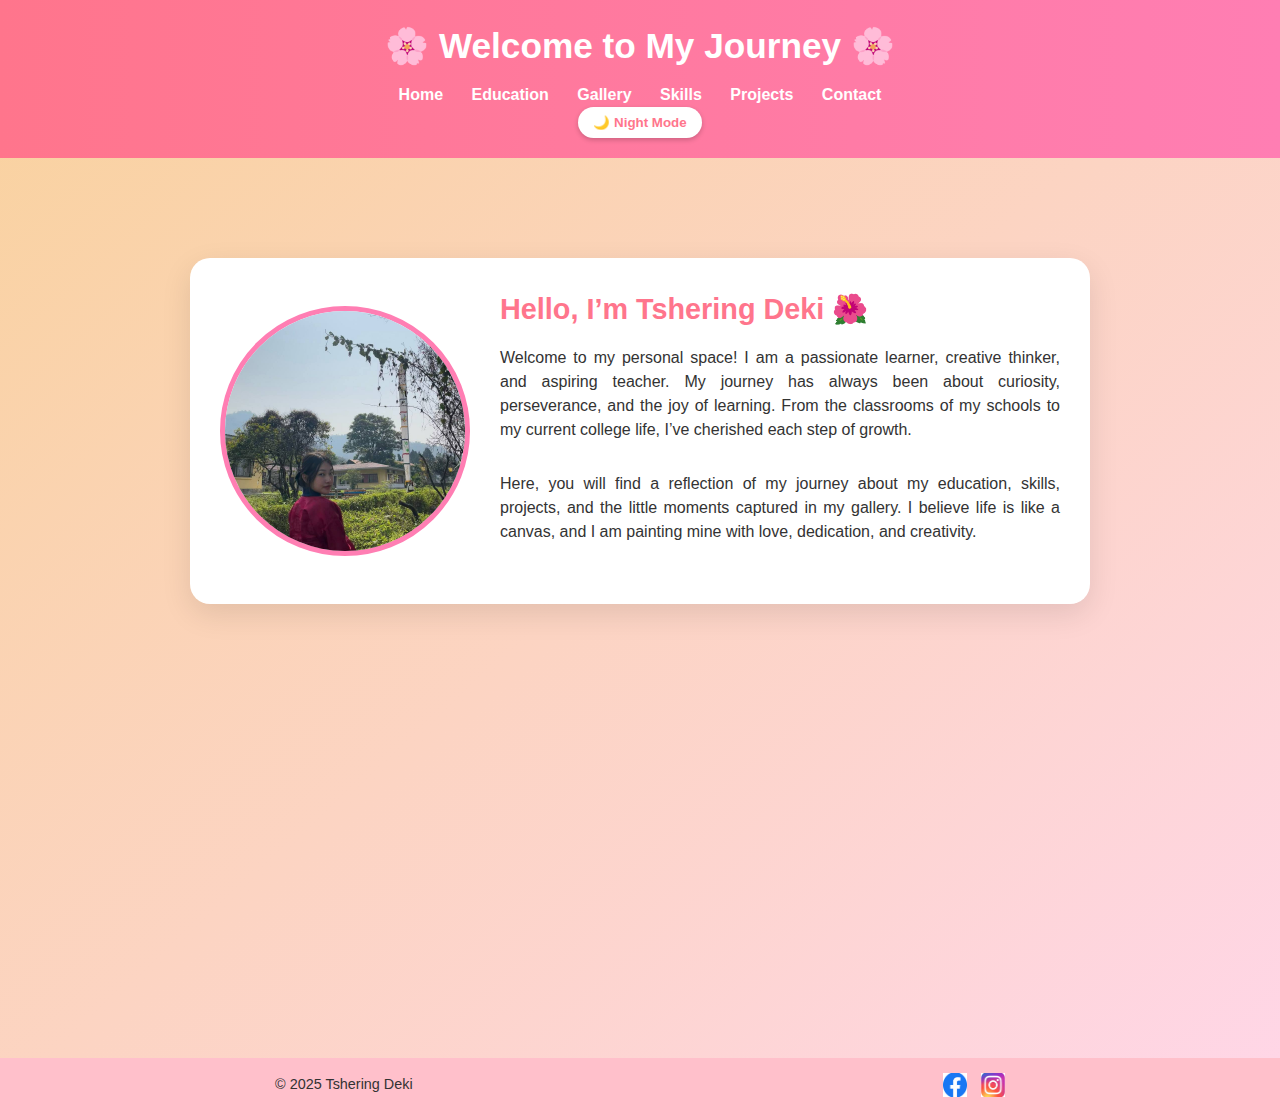
<file: index.html>
<!DOCTYPE html>
<html lang="en">
<head>
  <meta charset="UTF-8">
  <meta name="viewport" content="width=device-width, initial-scale=1.0">
  <title>Tshering Deki - Home</title>
  <link rel="stylesheet" href="style.css">
</head>
<body id="home-page">
  <header>
    <h1>🌸 Welcome to My Journey 🌸</h1>
    <nav>
      <a href="index.html">Home</a>
      <a href="education.html">Education</a>
      <a href="gallery.html">Gallery</a>
      <a href="skills.html">Skills</a>
      <a href="projects.html">Projects</a>
      <a href="contact.html">Contact</a>
    </nav>
    <button id="mode-toggle">☀️ Light Mode</button>
  </header>

  <section class="home">
    <div class="about-me">
      <img src="me.jpg" alt="Tshering Deki">
      <div>
        <h2>Hello, I’m Tshering Deki 🌺</h2>
        <p>
          Welcome to my personal space! I am a passionate learner, creative thinker, and aspiring teacher.  
          My journey has always been about curiosity, perseverance, and the joy of learning.  
          From the classrooms of my schools to my current college life, I’ve cherished each step of growth.  
        </p>
        <p>
          Here, you will find a reflection of my journey about my education, skills, projects, and the little moments captured in my gallery.  
          I believe life is like a canvas, and I am painting mine with love, dedication, and creativity.  
        </p>
      </div>
    </div>
  </section>

  <footer>
    <p>© 2025 Tshering Deki</p>
    <div class="social-icons">
      <a href="https://www.facebook.com/share/1Jv8ofg8th/?mibextid=wwXIfr" target="_blank">
        <img src="facebook.png" alt="Facebook">
      </a>
      <a href="https://www.instagram.com/deki_tshering_?igsh=MXFpaHV6NHFsdnJjZw==" target="_blank">
        <img src="ig.jpg" alt="Instagram">
      </a>
    </div>
  </footer>

  <script src="script.js"></script>
</body>
</html>
</file>
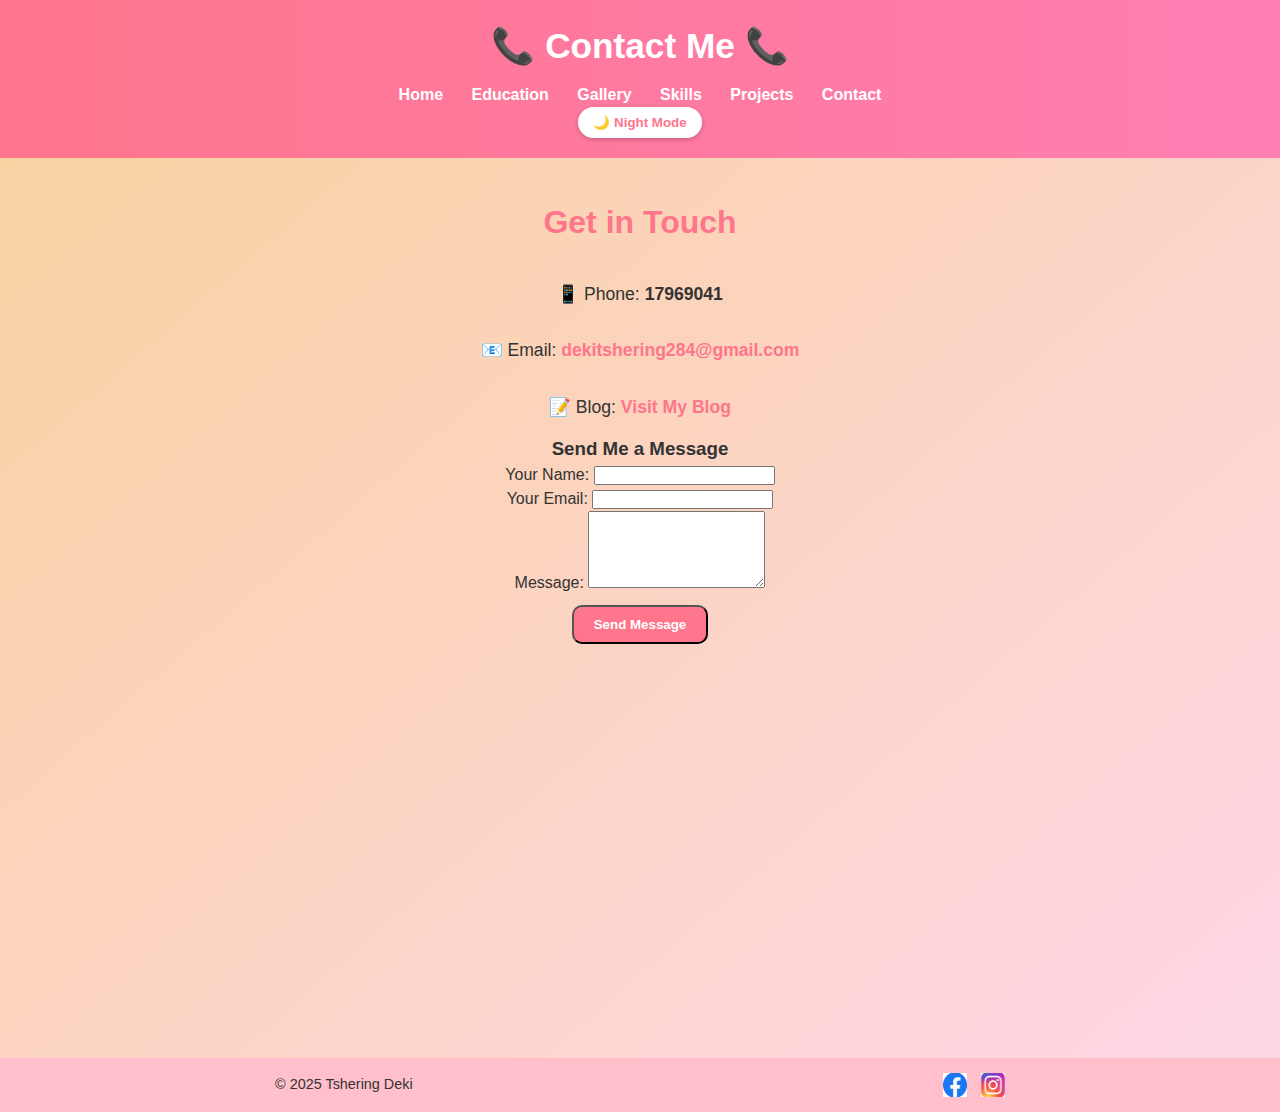
<file: contact.html>
<!DOCTYPE html>
<html lang="en">
<head>
  <meta charset="UTF-8">
  <meta name="viewport" content="width=device-width, initial-scale=1.0">
  <title>Contact Me</title>
  <link rel="stylesheet" href="style.css">
</head>
<body id="contact-page">
  <header>
    <h1>📞 Contact Me 📞</h1>
    <nav>
      <a href="index.html">Home</a>
      <a href="education.html">Education</a>
      <a href="gallery.html">Gallery</a>
      <a href="skills.html">Skills</a>
      <a href="projects.html">Projects</a>
      <a href="contact.html">Contact</a>
    </nav>
    <button id="mode-toggle">☀️ Light Mode</button>
  </header>

  <section class="contact">
    <h2>Get in Touch</h2>
    <p>📱 Phone: <strong>17969041</strong></p>
    <p>📧 Email: <a href="mailto:dekitshering284@gmail.com">dekitshering284@gmail.com</a></p>
    <p>📝 Blog: <a href="https://www.blogger.com/blog/posts/4108323569353343931" target="_blank">Visit My Blog</a></p>

    <div class="contact-form-container">
      <h3>Send Me a Message</h3>
      <form id="contact-form">
        <div class="form-group">
          <label for="name">Your Name:</label>
          <input type="text" id="name" name="name" required>
        </div>
        <div class="form-group">
          <label for="email">Your Email:</label>
          <input type="email" id="email" name="email" required>
        </div>
        <div class="form-group">
          <label for="message">Message:</label>
          <textarea id="message" name="message" rows="5" required></textarea>
        </div>
        <button type="submit" class="btn">Send Message</button>
      </form>
      <p id="form-message" style="display: none; color: #ff758c; font-weight: bold; margin-top: 15px;"></p>
    </div>
  </section>

  <footer>
    <p>© 2025 Tshering Deki</p>
    <div class="social-icons">
      <a href="https://www.facebook.com/share/1Jv8ofg8th/?mibextid=wwXIfr" target="_blank">
        <img src="facebook.png" alt="Facebook">
      </a>
      <a href="https://www.instagram.com/deki_tshering_?igsh=MXFpaHV6NHFsdnJjZw==" target="_blank">
        <img src="ig.jpg" alt="Instagram">
      </a>
    </div>
  </footer>
  
  <script src="script.js"></script>
</body>
</html>
</file>
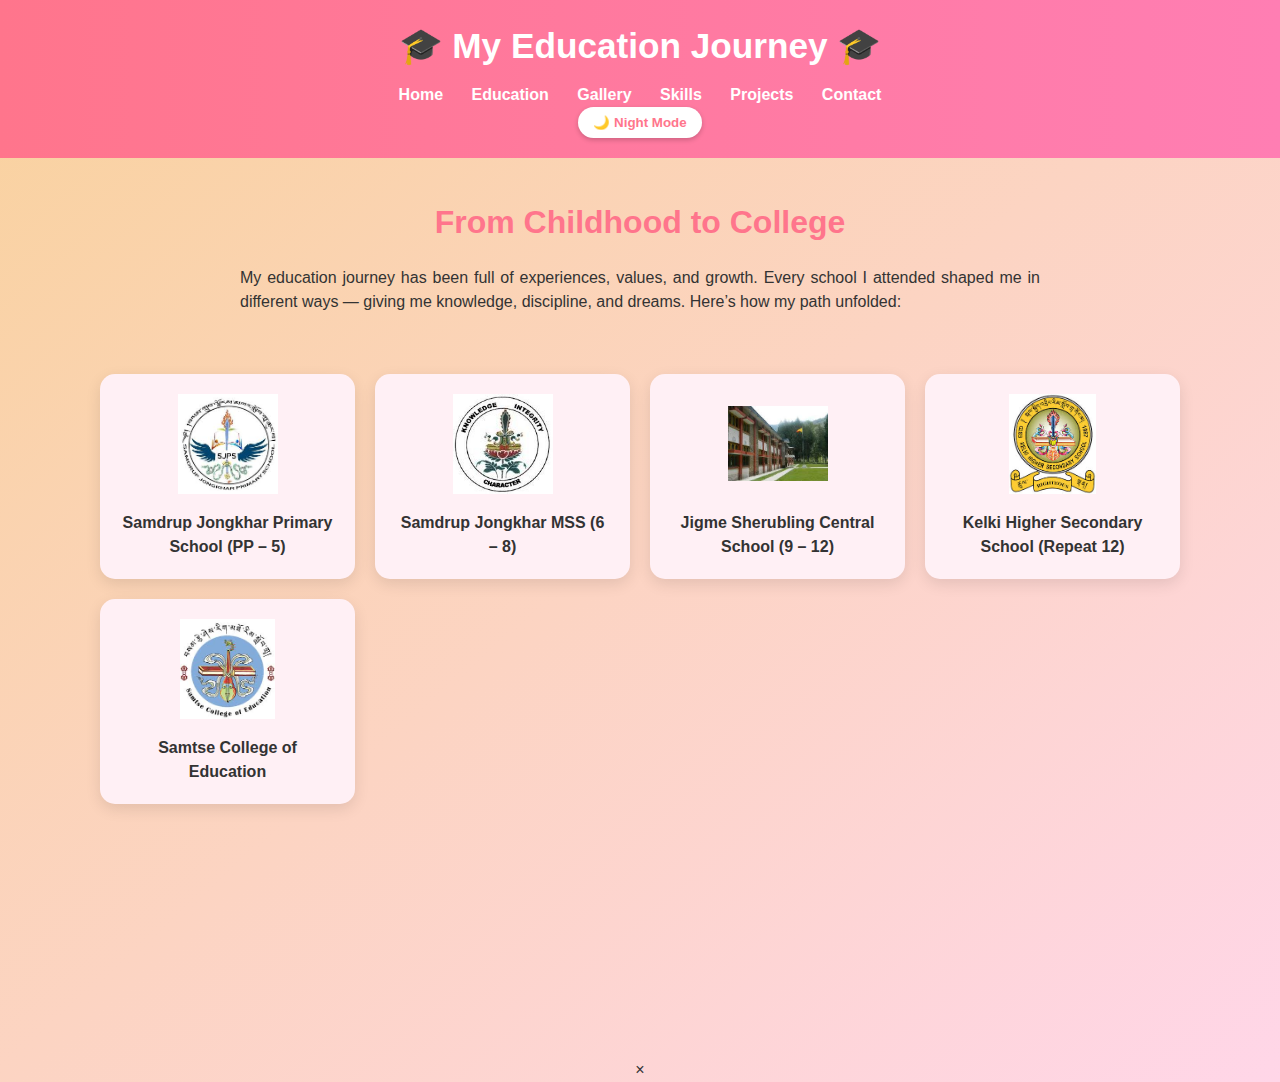
<file: education.html>
<!DOCTYPE html>
<html lang="en">
<head>
  <meta charset="UTF-8">
  <meta name="viewport" content="width=device-width, initial-scale=1.0">
  <title>My Education Journey</title>
  <link rel="stylesheet" href="style.css">
</head>
<body id="education-page">
  <header>
    <h1>🎓 My Education Journey 🎓</h1>
    <nav>
      <a href="index.html">Home</a>
      <a href="education.html">Education</a>
      <a href="gallery.html">Gallery</a>
      <a href="skills.html">Skills</a>
      <a href="projects.html">Projects</a>
      <a href="contact.html">Contact</a>
    </nav>
    <button id="mode-toggle">☀️ Light Mode</button>
  </header>

  <section class="education">
    <h2>From Childhood to College</h2>
    <p>
      My education journey has been full of experiences, values, and growth.  
      Every school I attended shaped me in different ways — giving me knowledge, discipline, and dreams.  
      Here’s how my path unfolded:
    </p>

    <div class="edu-grid">
      <div class="edu-card" onclick="alert('I began my education journey at Samdrup Jongkhar Primary School, where I studied from PP to class 5. This school laid the foundation of my learning and helped me build strong values of discipline and teamwork. It was here that I learned to read, write, and explore creativity through play and simple classroom activities. SJPS created a nurturing environment that motivated me to be curious, hardworking, and respectful toward teachers and friends. The vibrant school atmosphere encouraged me to participate in different activities, shaping the early stage of my academic life.')">
        <img src="sjps_logo.jpg" alt="Samdrup Jongkhar PS">
        <p>Samdrup Jongkhar Primary School (PP – 5)</p>
      </div>

      <div class="edu-card" onclick="alert('From class 6 to 8, I studied at Samdrup Jongkhar Middle Secondary School. This phase of my education was where I started exploring subjects in more depth, including science, mathematics, and social studies. The school gave me opportunities to participate in cultural programs, sports, and leadership activities. It helped me grow more confident and responsible as a student. My teachers at SJMSS encouraged me to set higher goals, and my classmates inspired me through collaboration and teamwork. These three years were crucial in strengthening both my academic skills and personal growth.')">
        <img src="sjmss_logo.jpg" alt="Samdrup Jongkhar MSS">
        <p>Samdrup Jongkhar MSS (6 – 8)</p>
      </div>

      <div class="edu-card" onclick="alert('My secondary journey continued at Jigme Sherubling Central School, where I studied from class 9 till 12. JSCS was an inspiring place that offered not only strong academic programs but also extracurricular activities that shaped my character. Here, I learned the importance of discipline, perseverance, and leadership. The school environment was filled with inspiration from dedicated teachers and talented peers. I grew both academically and socially, preparing myself for future challenges. Though I later repeated class 12 in another school, JSCS will always remain a special part of my educational foundation.')">
        <img src="jscs_logo.png" alt="Jigme Sherubling Central School">
        <p>Jigme Sherubling Central School (9 – 12)</p>
      </div>

      <div class="edu-card" onclick="alert('After completing class 12 at Jigme Sherubling, I repeated my class 12 at Kelki Higher Secondary School. This experience taught me resilience and determination, reminding me that success requires hard work and persistence. Kelki gave me the chance to refine my knowledge, especially in core subjects that prepared me for higher education. The school encouraged independent learning and personal responsibility, helping me strengthen not just my academics but also my confidence. The supportive environment and guidance from teachers allowed me to overcome challenges and continue pursuing my goals.')">
        <img src="kelki_logo.png" alt="Kelki HSS">
        <p>Kelki Higher Secondary School (Repeat 12)</p>
      </div>

      <div class="edu-card" onclick="alert('Currently, I am pursuing my higher studies at Samtse College of Education. This institution is helping me grow into a future teacher, equipping me with the skills and values necessary to inspire and educate the next generation. At SCE, I am learning not only about teaching methodologies but also about empathy, leadership, and innovation in education. The college provides opportunities for research, collaboration, and professional growth, ensuring that I am ready to contribute meaningfully to society. My journey at SCE represents the continuation of my dreams and my commitment to shaping the future.')">
        <img src="sce_logo.png" alt="Samtse College of Education">
        <p>Samtse College of Education</p>
      </div>
    </div>
  </section>
  
  <div id="edu-modal" class="modal">
    <div class="modal-content">
      <span class="close-button">&times;</span>
      <h3 id="modal-title"></h3>
      <p id="modal-text"></p>
    </div>
  </div>

  <script src="script.js"></script>
</body>
</html>
</file>
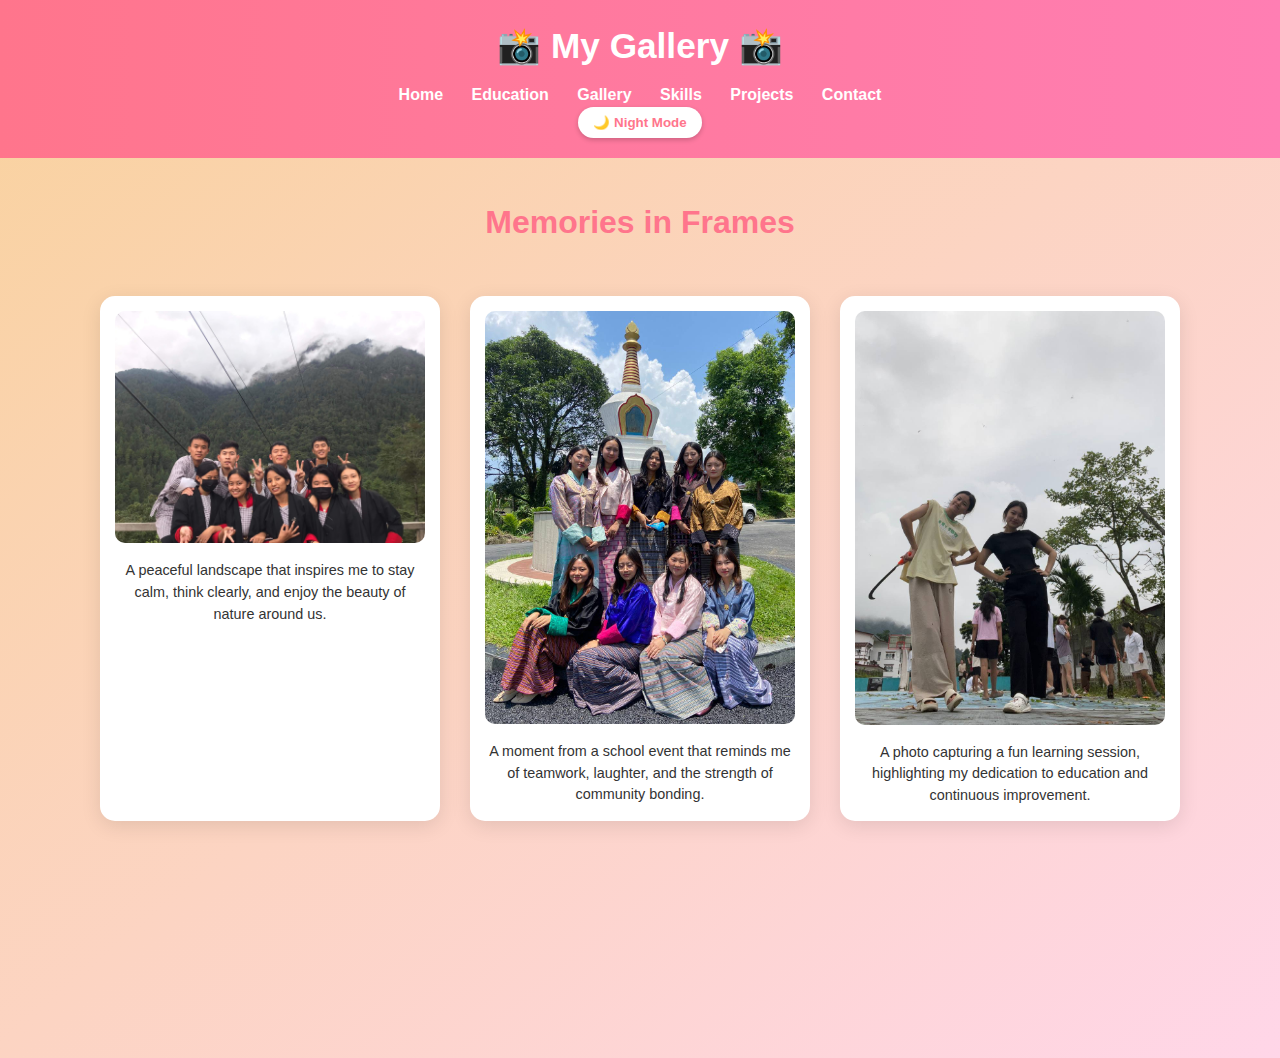
<file: gallery.html>
<!DOCTYPE html>
<html lang="en">
<head>
  <meta charset="UTF-8">
  <meta name="viewport" content="width=device-width, initial-scale=1.0">
  <title>Gallery</title>
  <link rel="stylesheet" href="style.css">
</head>
<body id="gallery-page">
  <header>
    <h1>📸 My Gallery 📸</h1>
    <nav>
      <a href="index.html">Home</a>
      <a href="education.html">Education</a>
      <a href="gallery.html">Gallery</a>
      <a href="skills.html">Skills</a>
      <a href="projects.html">Projects</a>
      <a href="contact.html">Contact</a>
    </nav>
    <button id="mode-toggle">☀️ Light Mode</button>
  </header>

  <section class="gallery">
    <h2>Memories in Frames</h2>
    <div class="gallery-grid">
      <div class="gallery-item">
        <img src="gallery1.jpg" alt="Nature">
        <p>A peaceful landscape that inspires me to stay calm, think clearly, and enjoy the beauty of nature around us.</p>
      </div>
      <div class="gallery-item">
        <img src="gallery2.jpg" alt="School Event">
        <p>A moment from a school event that reminds me of teamwork, laughter, and the strength of community bonding.</p>
      </div>
      <div class="gallery-item">
        <img src="gallery3.jpg" alt="Learning">
        <p>A photo capturing a fun learning session, highlighting my dedication to education and continuous improvement.</p>
      </div>
    </div>
  </section>
  
  <script src="script.js"></script>
</body>
</html>
</file>
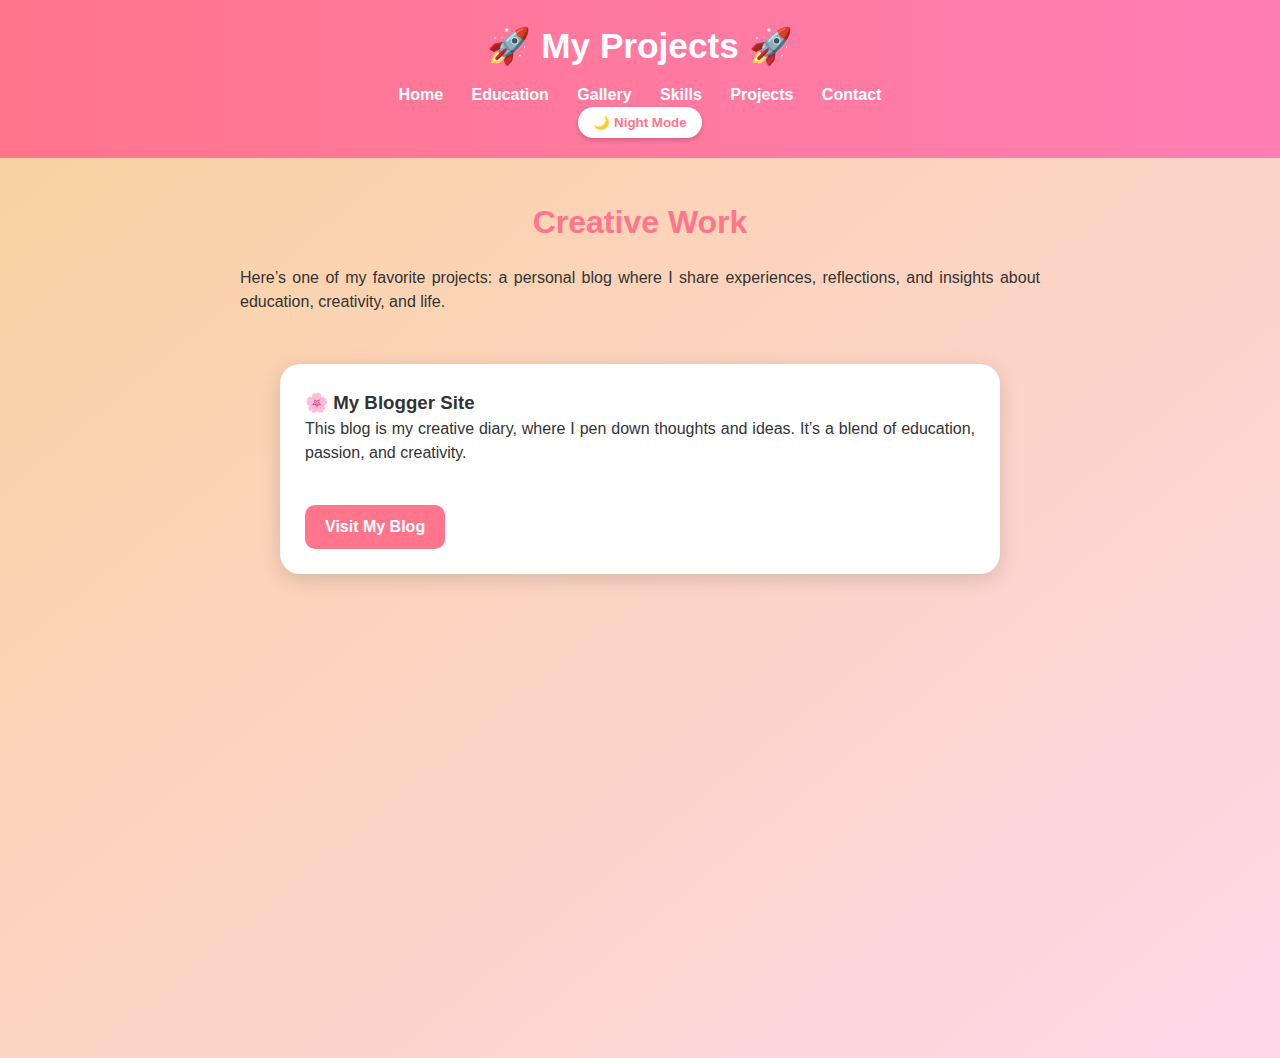
<file: projects.html>
<!DOCTYPE html>
<html lang="en">
<head>
  <meta charset="UTF-8">
  <meta name="viewport" content="width=device-width, initial-scale=1.0">
  <title>Projects</title>
  <link rel="stylesheet" href="style.css">
</head>
<body id="projects-page">
  <header>
    <h1>🚀 My Projects 🚀</h1>
    <nav>
      <a href="index.html">Home</a>
      <a href="education.html">Education</a>
      <a href="gallery.html">Gallery</a>
      <a href="skills.html">Skills</a>
      <a href="projects.html">Projects</a>
      <a href="contact.html">Contact</a>
    </nav>
    <button id="mode-toggle">☀️ Light Mode</button>
  </header>

  <section class="projects">
    <h2>Creative Work</h2>
    <p>
      Here’s one of my favorite projects: a personal blog where I share experiences, reflections,  
      and insights about education, creativity, and life.
    </p>
    <div class="project-card">
      <h3>🌸 My Blogger Site</h3>
      <p>This blog is my creative diary, where I pen down thoughts and ideas.  
      It’s a blend of education, passion, and creativity.</p>
      <a class="btn" href="https://www.blogger.com/blog/posts/4108323569353343931" target="_blank">Visit My Blog</a>
    </div>
  </section>
  
  <script src="script.js"></script>
</body>
</html>
</file>
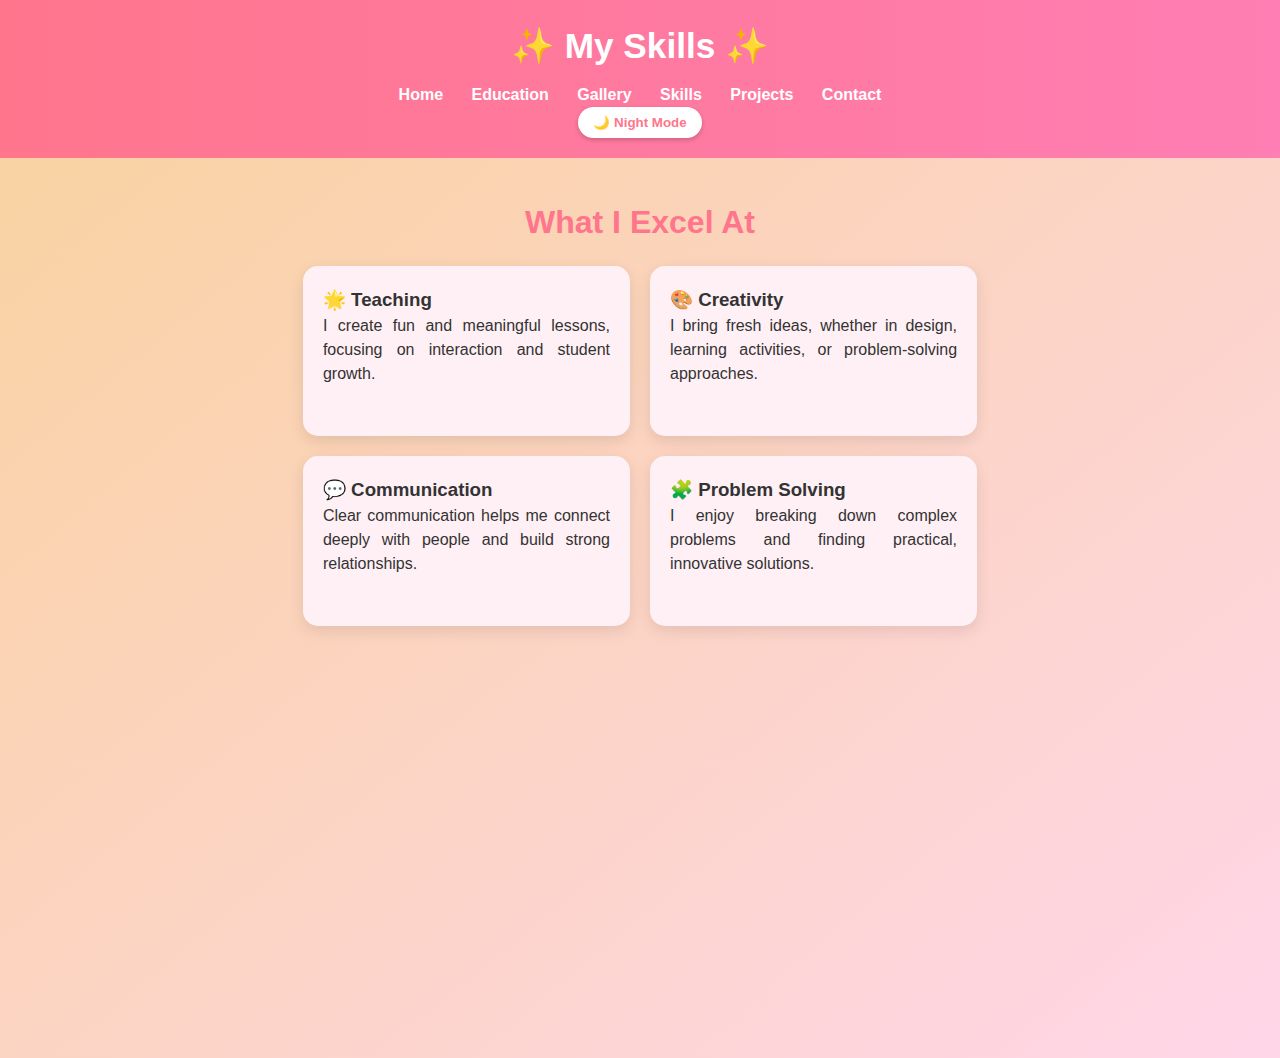
<file: skills.html>
<!DOCTYPE html>
<html lang="en">
<head>
  <meta charset="UTF-8">
  <meta name="viewport" content="width=device-width, initial-scale=1.0">
  <title>Skills</title>
  <link rel="stylesheet" href="style.css">
</head>
<body id="skills-page">
  <header>
    <h1>✨ My Skills ✨</h1>
    <nav>
      <a href="index.html">Home</a>
      <a href="education.html">Education</a>
      <a href="gallery.html">Gallery</a>
      <a href="skills.html">Skills</a>
      <a href="projects.html">Projects</a>
      <a href="contact.html">Contact</a>
    </nav>
    <button id="mode-toggle">☀️ Light Mode</button>
  </header>

  <section class="skills">
    <h2>What I Excel At</h2>
    <div class="skills-grid">
      <div class="skill">
        <h3>🌟 Teaching</h3>
        <p>I create fun and meaningful lessons, focusing on interaction and student growth.</p>
      </div>
      <div class="skill">
        <h3>🎨 Creativity</h3>
        <p>I bring fresh ideas, whether in design, learning activities, or problem-solving approaches.</p>
      </div>
      <div class="skill">
        <h3>💬 Communication</h3>
        <p>Clear communication helps me connect deeply with people and build strong relationships.</p>
      </div>
      <div class="skill">
        <h3>🧩 Problem Solving</h3>
        <p>I enjoy breaking down complex problems and finding practical, innovative solutions.</p>
      </div>
    </div>
  </section>
  
  <script src="script.js"></script>
</body>
</html>
</file>
<file: style.css>
/* Reset */
* {
  margin: 0;
  padding: 0;
  box-sizing: border-box;
}

/* Body */
body {
  font-family: "Poppins", sans-serif;
  background: linear-gradient(to bottom right, #f9d29d, #ffd6e8);
  color: #333;
  line-height: 1.5;
  text-align: center; /* Center all headings and main text by default */
}

/* Header */
header {
  background: linear-gradient(90deg, #ff758c, #ff7eb3);
  padding: 20px;
  text-align: center;
  color: white;
  position: sticky;
  top: 0;
  z-index: 1000;
}

header h1 {
  font-size: 2.2em;
  margin-bottom: 10px;
}

nav a {
  margin: 0 12px;
  text-decoration: none;
  color: white;
  font-weight: bold;
  transition: color 0.3s;
}

nav a:hover {
  color: #ffe4e1;
}

/* Sections */
section {
  padding: 40px;
  min-height: 100vh;  /* taller than viewport */
  display: flex;
  flex-direction: column;
  align-items: center;
}

section h2 {
  font-size: 2em;
  color: #ff758c;
  margin-bottom: 20px;
}

section p {
  max-width: 800px;
  margin-bottom: 30px;
  text-align: justify;
}

/* Home */
.home {
  padding-top: 80px;
}

.about-me {
  display: flex;
  align-items: center;
  gap: 30px;
  max-width: 900px;
  margin-top: 20px;
  background: white;
  padding: 30px;
  border-radius: 20px;
  box-shadow: 0 10px 30px rgba(0,0,0,0.1);
}

.about-me img {
  width: 250px;
  height: 250px;
  border-radius: 50%;
  object-fit: cover;
  border: 5px solid #ff7eb3;
  flex-shrink: 0;
}

.about-me div {
  text-align: left;
}

.about-me h2 {
  color: #ff758c;
  margin-bottom: 15px;
  font-size: 1.8em;
}

/* Education */
.edu-grid {
  display: grid;
  grid-template-columns: repeat(auto-fit, minmax(250px, 1fr));
  gap: 20px;
  width: 90%;
  max-width: 1200px;
  margin-top: 30px;
}

.edu-card {
  background: #fff0f5;
  padding: 20px;
  border-radius: 15px;
  box-shadow: 0 5px 15px rgba(0,0,0,0.1);
  transition: 0.3s;
  cursor: pointer;
}

.edu-card:hover {
  transform: translateY(-8px);
  background: #ffe4e1;
}

.edu-card img {
  width: 100px;
  height: 100px;
  object-fit: contain;
  margin-bottom: 10px;
}

.edu-card p {
  text-align: center;
  margin: 0;
  font-weight: bold;
}

/* Gallery */
.gallery-grid {
  display: grid;
  grid-template-columns: repeat(auto-fit, minmax(300px, 1fr));
  gap: 30px;
  width: 90%;
  max-width: 1200px;
  margin-top: 30px;
}

.gallery-item {
  background: white;
  padding: 15px;
  border-radius: 15px;
  box-shadow: 0 5px 20px rgba(0,0,0,0.1);
  transition: 0.3s;
}

.gallery-item:hover {
  transform: scale(1.03);
  box-shadow: 0 8px 25px rgba(255, 117, 140, 0.3);
}

.gallery-item img {
  width: 100%;
  height: auto;
  border-radius: 10px;
  margin-bottom: 10px;
}

.gallery-item p {
  text-align: center;
  font-size: 0.9em;
  margin: 0;
}

/* Skills */
.skills-grid {
  display: grid;
  grid-template-columns: repeat(auto-fit, minmax(220px, 1fr));
  gap: 20px;
  justify-items: center; /* center skill cards */
  text-align: justify;
}

.skill {
  background: #fff0f5;
  padding: 20px;
  border-radius: 15px;
  box-shadow: 0 5px 15px rgba(0,0,0,0.1);
  transition: 0.3s;
}

.skill:hover {
  transform: translateY(-8px);
  background: #ffe4e1;
}

/* Projects */
.project-card {
  background: white;
  border-radius: 20px;
  padding: 25px;
  margin: 20px auto;
  width: 60%;
  box-shadow: 0 5px 20px rgba(0,0,0,0.15);
  transition: 0.3s;
  text-align: justify;
}

.project-card:hover {
  transform: scale(1.05);
  background: #fff5f8;
}

.btn {
  display: inline-block;
  margin-top: 10px;
  padding: 10px 20px;
  background: #ff758c;
  color: white;
  text-decoration: none;
  border-radius: 10px;
  font-weight: bold;
  transition: background 0.3s;
}

.btn:hover {
  background: #ff4d6d;
}

/* Contact */
.contact p {
  font-size: 1.1em;
  margin: 15px 0;
  text-align: center;
}

.contact a {
  color: #ff758c;
  text-decoration: none;
  font-weight: bold;
}

.contact a:hover {
  text-decoration: underline;
}

/* Footer */
footer {
  background: #ffc0cb;
  padding: 15px;
  color: #333;
  display: flex;
  justify-content: space-around;
  align-items: center;
  font-size: 0.9em;
  position: relative;
  width: 100%;
}

.social-icons a {
  margin-left: 10px;
  display: inline-block;
}

.social-icons img {
  width: 24px;
  height: 24px;
  vertical-align: middle;
  transition: transform 0.2s;
}

.social-icons img:hover {
  transform: scale(1.2);
}

/* Responsive Design */
@media (max-width: 768px) {
  header {
    padding: 15px 10px;
  }

  header h1 {
    font-size: 1.8em;
  }

  nav a {
    display: block;
    margin: 5px 0;
  }

  .about-me {
    flex-direction: column;
    text-align: center;
    padding: 20px;
  }

  .about-me div {
    text-align: center;
  }

  .about-me img {
    margin-bottom: 20px;
  }

  .edu-grid {
    width: 100%;
  }

  .gallery-grid {
    grid-template-columns: 1fr;
  }

  .project-card {
    width: 90%;
  }

  footer {
    flex-direction: column;
  }

  .social-icons {
    margin-top: 10px;
  }
}


/* ADDED FOR LAB 03 */


/* Mode Toggle and DateTime Container */
#mode-date-container {
    position: absolute;
    top: 5px; /* Adjust as needed */
    right: 20px;
    display: flex;
    flex-direction: column;
    align-items: flex-end;
    font-size: 0.9em;
    color: white;
    z-index: 1001;
}

#datetime-display {
    margin-bottom: 5px;
    font-weight: 500;
}

#mode-toggle {
    background: white;
    color: #ff758c;
    border: none;
    padding: 8px 15px;
    border-radius: 20px;
    cursor: pointer;
    font-weight: bold;
    transition: background 0.3s, color 0.3s;
    box-shadow: 0 2px 5px rgba(0,0,0,0.2);
}

#mode-toggle:hover {
    background: #ffe4e1;
}

/* Night Mode Styles */
body.night-mode {
    background: #2c3e50; /* Dark background */
    color: #ecf0f1; /* Light text */
}

body.night-mode header {
    background: #34495e; /* Darker header */
}

body.night-mode header h1, body.night-mode nav a {
    color: #bdc3c7; /* Lighter text color */
}

body.night-mode nav a:hover {
    color: #f39c12; /* Accent hover */
}

body.night-mode section h2, 
body.night-mode section p, 
body.night-mode .contact p,
body.night-mode .contact a {
    color: #ecf0f1; /* Ensure section and contact text is light */
}
body.night-mode .contact a {
    color: #f39c12; /* Accent color for links */
}

/* Make cards and containers dark */
body.night-mode .about-me,
body.night-mode .edu-card,
body.night-mode .skill,
body.night-mode .project-card,
body.night-mode .gallery-item {
    background: #34495e;
    box-shadow: 0 5px 15px rgba(255, 255, 255, 0.1);
}

body.night-mode .about-me h2,
body.night-mode .edu-card h3,
body.night-mode .skill h3,
body.night-mode .project-card h3 {
    color: #f39c12; /* Accent color for headers in cards */
}

body.night-mode .edu-card:hover,
body.night-mode .skill:hover,
body.night-mode .project-card:hover {
    background: #4a637a;
}

body.night-mode footer {
    background: #34495e;
    color: #bdc3c7;
}

body.night-mode .social-icons img {
    filter: invert(0.8); /* Adjust social icons for dark background */
}

/* Specific button styles for night mode */
body.night-mode .btn {
    background: #f39c12;
    color: #2c3e50;
}

/* Responsive adjustment for the toggle/date container */
@media (max-width: 600px) {
    #mode-date-container {
        position: static;
        margin: 10px auto 0;
        align-items: center;
    }
}
</file>
